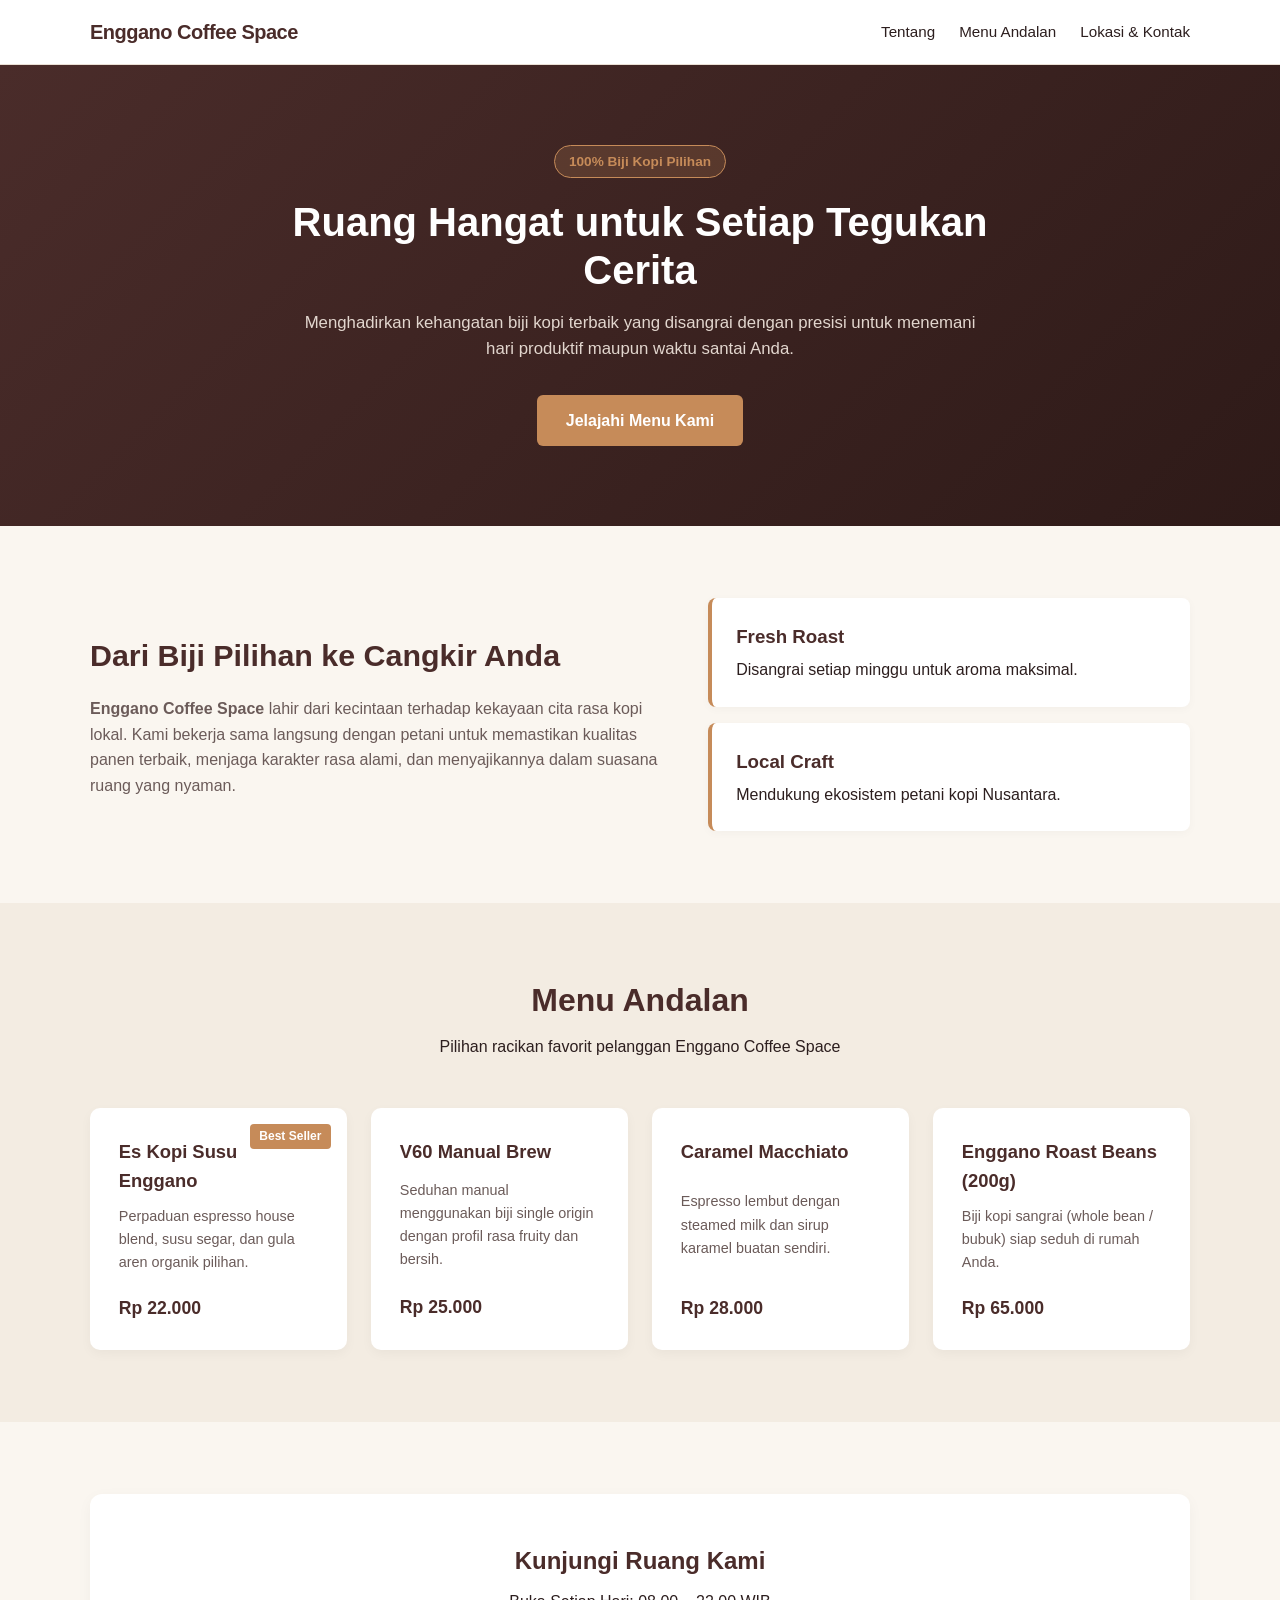
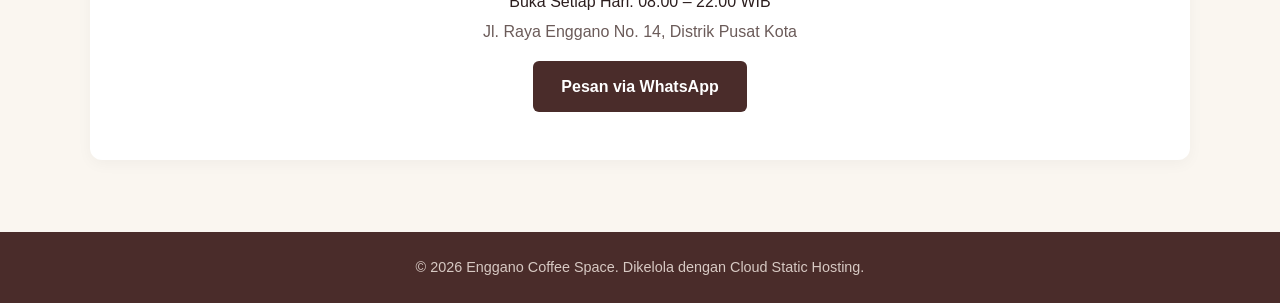
<file: index.html>
<!DOCTYPE html>
<html lang="id">
<head>
    <meta charset="UTF-8">
    <meta name="viewport" content="width=device-width, initial-scale=1.0">
    <meta name="description" content="Enggano Coffee Space - Cita rasa kopi autentik Nusantara langsung dari petani lokal.">
    <title>Enggano Coffee Space | Autentik & Hangat</title>
    <link rel="stylesheet" href="style.css">
</head>
<body>

    <!-- Navigasi Utama -->
    <header class="navbar">
        <div class="container nav-wrapper">
            <a href="index.html" class="brand-logo">Enggano Coffee Space</a>
            <nav>
                <ul class="nav-links">
                    <li><a href="#tentang">Tentang</a></li>
                    <li><a href="#menu">Menu Andalan</a></li>
                    <li><a href="#lokasi">Lokasi & Kontak</a></li>
                </ul>
            </nav>
        </div>
    </header>

    <!-- Hero Section -->
    <section class="hero">
        <div class="container hero-content">
            <span class="badge">100% Biji Kopi Pilihan</span>
            <h1>Ruang Hangat untuk Setiap Tegukan Cerita</h1>
            <p>Menghadirkan kehangatan biji kopi terbaik yang disangrai dengan presisi untuk menemani hari produktif maupun waktu santai Anda.</p>
            <a href="#menu" class="btn-primary">Jelajahi Menu Kami</a>
        </div>
    </section>

    <!-- Tentang Kami -->
    <section id="tentang" class="section-padding">
        <div class="container about-grid">
            <div class="about-text">
                <h2>Dari Biji Pilihan ke Cangkir Anda</h2>
                <p><strong>Enggano Coffee Space</strong> lahir dari kecintaan terhadap kekayaan cita rasa kopi lokal. Kami bekerja sama langsung dengan petani untuk memastikan kualitas panen terbaik, menjaga karakter rasa alami, dan menyajikannya dalam suasana ruang yang nyaman.</p>
            </div>
            <div class="about-highlight">
                <div class="stat-box">
                    <h3>Fresh Roast</h3>
                    <p>Disangrai setiap minggu untuk aroma maksimal.</p>
                </div>
                <div class="stat-box">
                    <h3>Local Craft</h3>
                    <p>Mendukung ekosistem petani kopi Nusantara.</p>
                </div>
            </div>
        </div>
    </section>

    <!-- Menu Produk -->
    <section id="menu" class="section-padding bg-light">
        <div class="container">
            <div class="section-header">
                <h2>Menu Andalan</h2>
                <p>Pilihan racikan favorit pelanggan Enggano Coffee Space</p>
            </div>
            <div class="menu-grid">
                <div class="menu-card">
                    <div class="menu-tag">Best Seller</div>
                    <h3>Es Kopi Susu Enggano</h3>
                    <p>Perpaduan espresso house blend, susu segar, dan gula aren organik pilihan.</p>
                    <span class="price">Rp 22.000</span>
                </div>
                <div class="menu-card">
                    <h3>V60 Manual Brew</h3>
                    <p>Seduhan manual menggunakan biji single origin dengan profil rasa fruity dan bersih.</p>
                    <span class="price">Rp 25.000</span>
                </div>
                <div class="menu-card">
                    <h3>Caramel Macchiato</h3>
                    <p>Espresso lembut dengan steamed milk dan sirup karamel buatan sendiri.</p>
                    <span class="price">Rp 28.000</span>
                </div>
                <div class="menu-card">
                    <h3>Enggano Roast Beans (200g)</h3>
                    <p>Biji kopi sangrai (whole bean / bubuk) siap seduh di rumah Anda.</p>
                    <span class="price">Rp 65.000</span>
                </div>
            </div>
        </div>
    </section>

    <!-- Lokasi & Kontak -->
    <section id="lokasi" class="section-padding">
        <div class="container contact-box">
            <h2>Kunjungi Ruang Kami</h2>
            <p>Buka Setiap Hari: 08.00 – 22.00 WIB</p>
            <p class="address">Jl. Raya Enggano No. 14, Distrik Pusat Kota</p>
            <a href="https://wa.me/6281200000000" target="_blank" class="btn-secondary">Pesan via WhatsApp</a>
        </div>
    </section>

    <!-- Footer -->
    <footer class="footer">
        <div class="container">
            <p>&copy; 2026 Enggano Coffee Space. Dikelola dengan Cloud Static Hosting.</p>
        </div>
    </footer>

</body>
  </html>
</file>
<file: style.css>
/* Reset & Variabel Warna Brand */
:root {
    --primary-brown: #4A2C2A;
    --accent-caramel: #C68B59;
    --cream-bg: #FAF6F0;
    --light-card: #FFFFFF;
    --text-dark: #2C1E1E;
    --text-muted: #6B5B59;
}

* {
    margin: 0;
    padding: 0;
    box-sizing: border-box;
}

html {
    scroll-behavior: smooth;
}

body {
    font-family: -apple-system, BlinkMacSystemFont, "Segoe UI", Roboto, Helvetica, Arial, sans-serif;
    background-color: var(--cream-bg);
    color: var(--text-dark);
    line-height: 1.6;
}

.container {
    width: 90%;
    max-width: 1100px;
    margin: 0 auto;
}

/* Navigasi */
.navbar {
    background-color: var(--light-card);
    border-bottom: 1px solid #EAE0D5;
    position: sticky;
    top: 0;
    z-index: 100;
}

.nav-wrapper {
    display: flex;
    justify-content: space-between;
    align-items: center;
    padding: 1rem 0;
}

.brand-logo {
    font-size: 1.25rem;
    font-weight: 700;
    color: var(--primary-brown);
    text-decoration: none;
    letter-spacing: -0.5px;
}

.nav-links {
    list-style: none;
    display: flex;
    gap: 1.5rem;
}

.nav-links a {
    text-decoration: none;
    color: var(--text-dark);
    font-weight: 500;
    font-size: 0.95rem;
    transition: color 0.2s;
}

.nav-links a:hover {
    color: var(--accent-caramel);
}

/* Hero Section */
.hero {
    background: linear-gradient(135deg, var(--primary-brown) 0%, #2E1A18 100%);
    color: #FFFFFF;
    padding: 5rem 0;
    text-align: center;
}

.hero-content {
    max-width: 700px;
}

.badge {
    display: inline-block;
    background-color: rgba(198, 139, 89, 0.2);
    color: var(--accent-caramel);
    border: 1px solid var(--accent-caramel);
    padding: 0.3rem 0.9rem;
    border-radius: 50px;
    font-size: 0.85rem;
    font-weight: 600;
    margin-bottom: 1.2rem;
}

.hero h1 {
    font-size: 2.5rem;
    line-height: 1.2;
    margin-bottom: 1rem;
}

.hero p {
    color: #E2D6CE;
    margin-bottom: 2rem;
    font-size: 1.05rem;
}

/* Tombol */
.btn-primary, .btn-secondary {
    display: inline-block;
    padding: 0.8rem 1.8rem;
    border-radius: 6px;
    text-decoration: none;
    font-weight: 600;
    transition: transform 0.2s, background-color 0.2s;
}

.btn-primary {
    background-color: var(--accent-caramel);
    color: #FFFFFF;
}

.btn-primary:hover {
    background-color: #B07646;
    transform: translateY(-2px);
}

.btn-secondary {
    background-color: var(--primary-brown);
    color: #FFFFFF;
    margin-top: 1rem;
}

.btn-secondary:hover {
    background-color: #361F1D;
}

/* Sections */
.section-padding {
    padding: 4.5rem 0;
}

.bg-light {
    background-color: #F3ECE2;
}

.section-header {
    text-align: center;
    margin-bottom: 3rem;
}

.section-header h2 {
    font-size: 2rem;
    color: var(--primary-brown);
    margin-bottom: 0.5rem;
}

/* Tentang */
.about-grid {
    display: grid;
    grid-template-columns: 1.2fr 1fr;
    gap: 2.5rem;
    align-items: center;
}

.about-text h2 {
    font-size: 1.9rem;
    color: var(--primary-brown);
    margin-bottom: 1rem;
}

.about-text p {
    color: var(--text-muted);
}

.about-highlight {
    display: grid;
    gap: 1rem;
}

.stat-box {
    background: var(--light-card);
    padding: 1.5rem;
    border-radius: 8px;
    border-left: 4px solid var(--accent-caramel);
    box-shadow: 0 2px 10px rgba(0,0,0,0.03);
}

.stat-box h3 {
    color: var(--primary-brown);
    margin-bottom: 0.3rem;
}

/* Menu Grid */
.menu-grid {
    display: grid;
    grid-template-columns: repeat(auto-fit, minmax(240px, 1fr));
    gap: 1.5rem;
}

.menu-card {
    background: var(--light-card);
    padding: 1.8rem;
    border-radius: 10px;
    box-shadow: 0 4px 12px rgba(0,0,0,0.04);
    display: flex;
    flex-direction: column;
    justify-content: space-between;
    position: relative;
}

.menu-tag {
    position: absolute;
    top: 1rem;
    right: 1rem;
    background: var(--accent-caramel);
    color: #fff;
    font-size: 0.75rem;
    padding: 0.2rem 0.6rem;
    border-radius: 4px;
    font-weight: 600;
}

.menu-card h3 {
    color: var(--primary-brown);
    margin-bottom: 0.6rem;
    font-size: 1.15rem;
}

.menu-card p {
    color: var(--text-muted);
    font-size: 0.9rem;
    margin-bottom: 1.2rem;
}

.price {
    font-weight: 700;
    color: var(--primary-brown);
    font-size: 1.1rem;
}

/* Kontak & Footer */
.contact-box {
    text-align: center;
    background: var(--light-card);
    padding: 3rem 1.5rem;
    border-radius: 12px;
    box-shadow: 0 4px 15px rgba(0,0,0,0.04);
}

.contact-box h2 {
    color: var(--primary-brown);
    margin-bottom: 0.5rem;
}

.address {
    color: var(--text-muted);
    margin-top: 0.3rem;
}

.footer {
    background-color: var(--primary-brown);
    color: #D7C9C3;
    text-align: center;
    padding: 1.5rem 0;
    font-size: 0.9rem;
}

/* Halaman Error (error.html) */
.error-page {
    display: flex;
    justify-content: center;
    align-items: center;
    min-height: 100vh;
    text-align: center;
    padding: 1.5rem;
}

.error-container {
    max-width: 480px;
}

.error-code {
    font-size: 6rem;
    font-weight: 800;
    color: var(--accent-caramel);
    line-height: 1;
    display: block;
    margin-bottom: 1rem;
}

.error-container h1 {
    color: var(--primary-brown);
    margin-bottom: 0.8rem;
}

.error-container p {
    color: var(--text-muted);
    margin-bottom: 2rem;
}

/* Responsif Mobile */
@media (max-width: 768px) {
    .nav-links {
        display: none;
    }
    .hero h1 {
        font-size: 1.9rem;
    }
    .about-grid {
        grid-template-columns: 1fr;
    }
  }
</file>
